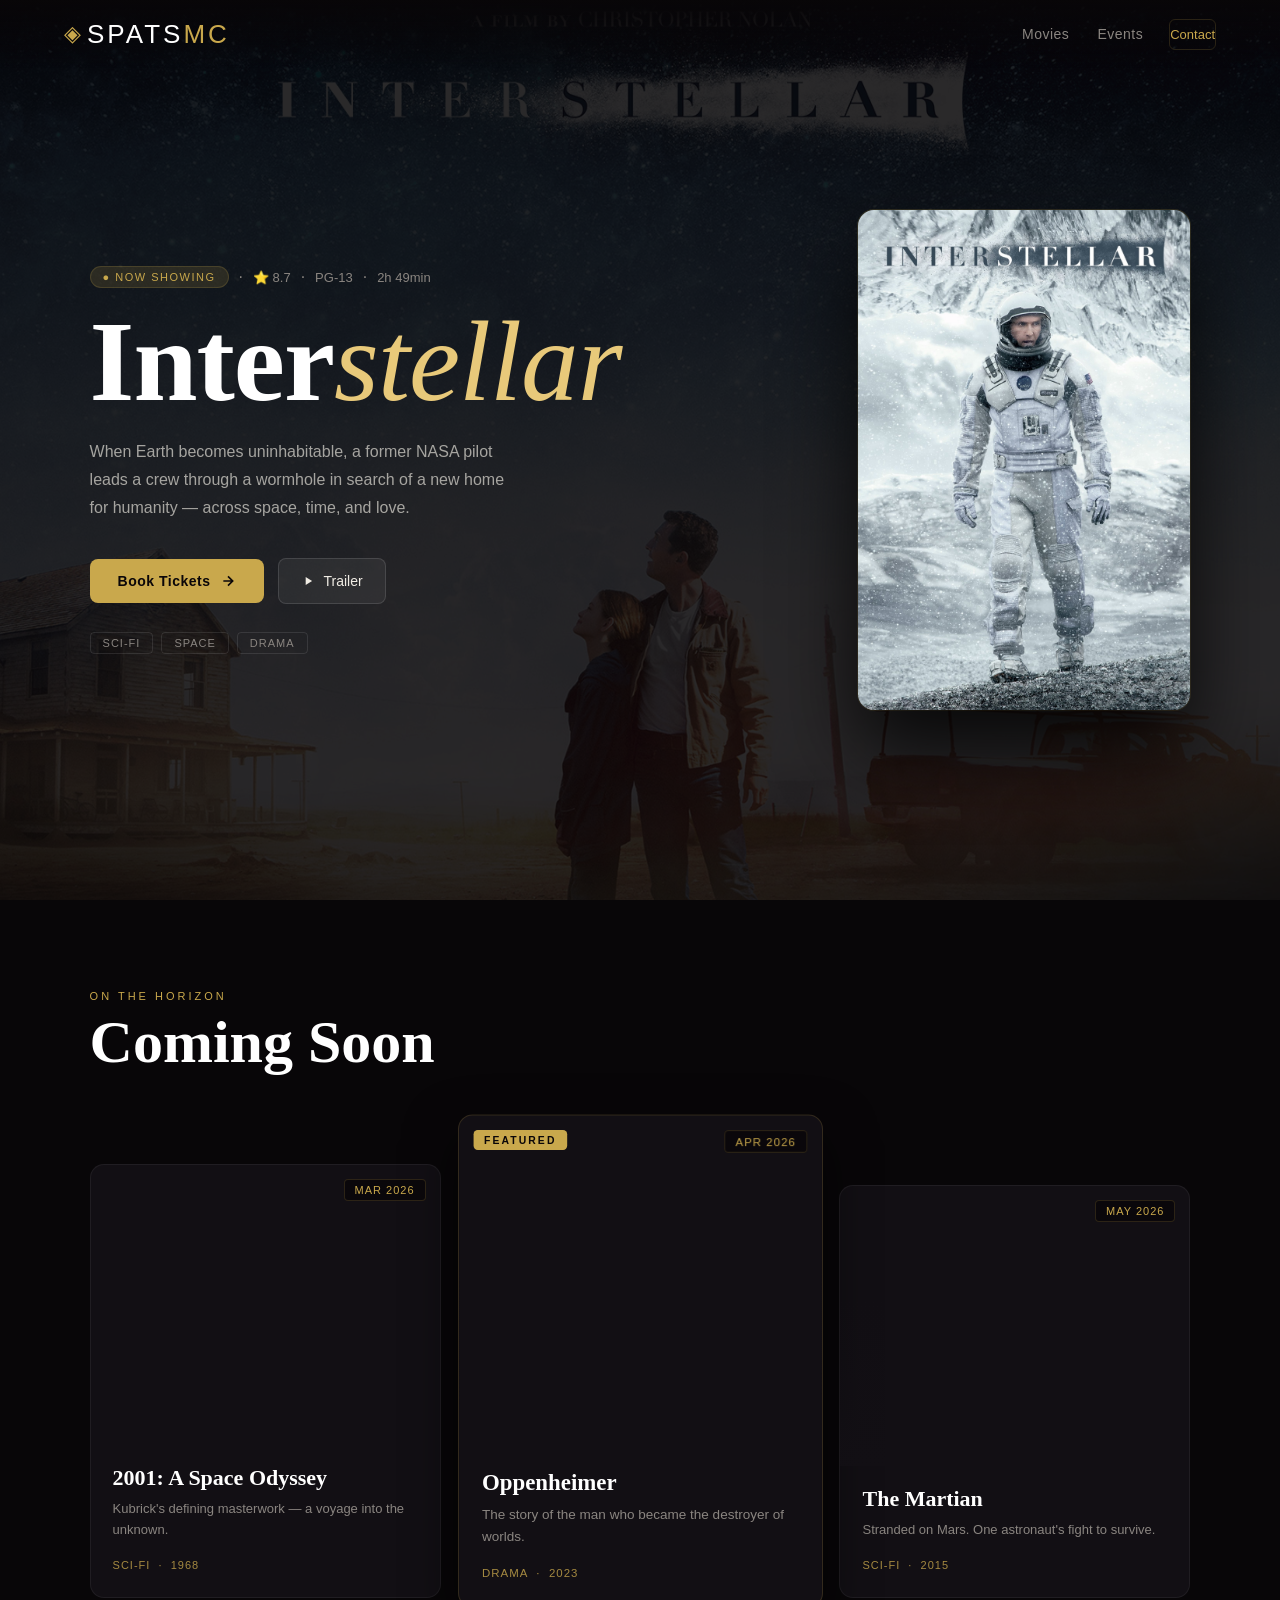
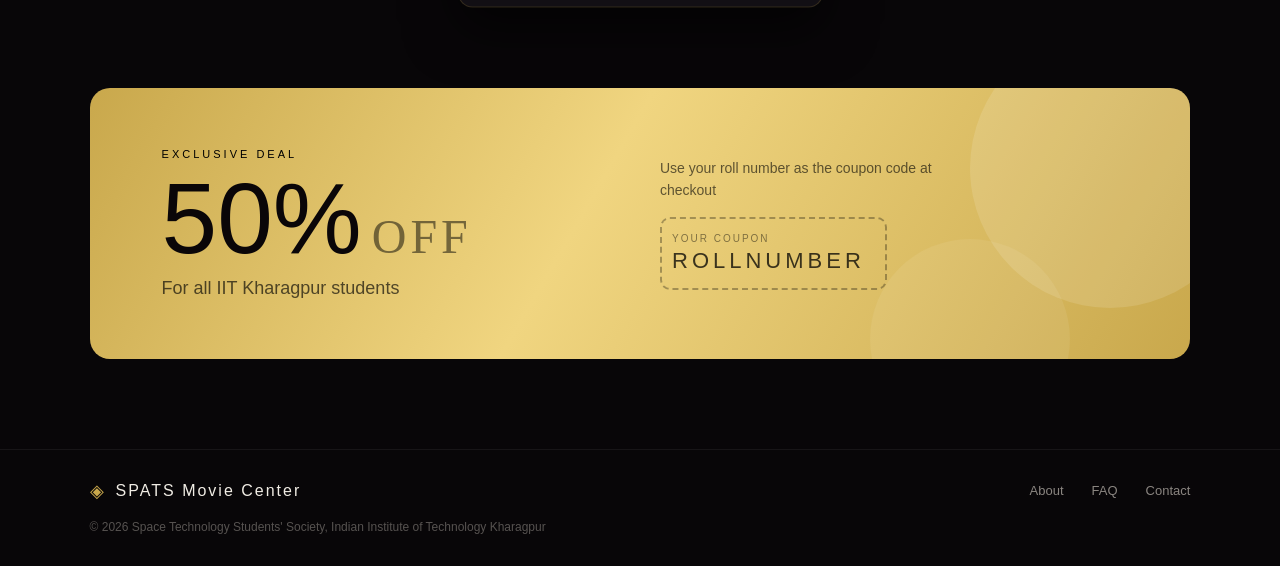
<file: index.html>
<!DOCTYPE html>
<html lang="en">
<head>
    <meta charset="UTF-8">
    <meta name="description" content="SPATS Movie Center">
    <meta name="viewport" content="width=device-width,initial-scale=1.0">
    <title>SPATS Movie Center</title>
    <link rel="stylesheet" href="index.css">
</head>
<body>
    <header class="header" id="header">
        <a href="index2.html" class="logo">
            <span class="logo-icon">◈</span>
            <span class="logo-text">SPATS<em>MC</em></span>
        </a>
        <nav class="nav">
            <a href="#" class="nav-link">Movies</a>
            <a href="#" class="nav-link">Events</a>
            <a href="mailto:dhairyadubey567@gmail.com" class="nav-cta">Contact</a>
        </nav>
    </header>

    <section class="hero">
        <div class="hero-bg">
            <img src="background image.jpg" alt="" class="hero-bg-img">
        </div>

        <div class="hero-content">
            <div class="hero-meta">
                <span class="badge">● Now Showing</span>
                <span class="dot-sep">·</span>
                <span class="meta-item">⭐ 8.7</span>
                <span class="dot-sep">·</span>
                <span class="meta-item">PG-13</span>
                <span class="dot-sep">·</span>
                <span class="meta-item">2h 49min</span>
            </div>
            <h1 class="hero-title">Inter<em>stellar</em></h1>
            <p class="hero-synopsis">When Earth becomes uninhabitable, a former NASA pilot leads a crew through a wormhole in search of a new home for humanity — across space, time, and love.</p>
            <div class="hero-actions">
                <a href="booking.html" class="btn-primary">
                    Book Tickets
                    <svg width="16" height="16" viewBox="0 0 24 24" fill="none" stroke="currentColor" stroke-width="2.5"><path d="M5 12h14M12 5l7 7-7 7"/></svg>
                </a>
                <a href="https://youtu.be/zSWdZVtXT7E?si=IjNlCBzVn42P5jB4">
                    <button class="btn-ghost" >
                        <svg width="14" height="14" viewBox="0 0 24 24" fill="currentColor"><path d="M8 5v14l11-7z"/></svg>
                        Trailer
                    </button>
                </a>
            </div>
            <div class="hero-tags">
                <span>Sci-Fi</span>
                <span>Space</span>
                <span>Drama</span>
            </div>
        </div>

        <div class="hero-poster">
            <a href="booking.html">
                <div class="poster-wrap">
                    <img src="hero-image.jpg" alt="Interstellar" class="poster-img">
                   
                </div>
            </a>
        </div>

    </section>

    <section class="upcoming">
        <div class="section-header">
            <p class="hint">On the Horizon</p>
            <h2 class="section-title">Coming Soon</h2>
        </div>
        <div class="cards-grid">
            <article class="movie-card">
                <div class="card-img a-2001">
                    <div class="card-date">Mar 2026</div>
                </div>
                <div class="card-body">
                    <h3>2001: A Space Odyssey</h3>
                    <p>Kubrick's defining masterwork — a voyage into the unknown.</p>
                    <span class="card-genre">Sci-Fi &nbsp;·&nbsp; 1968</span>
                </div>
            </article>
            <article class="movie-card featured-card">
                <div class="card-img Oppenheimer">
                    <div class="card-date">Apr 2026</div>
                    <div class="featured-tag">Featured</div>
                </div>
                <div class="card-body">
                    <h3>Oppenheimer</h3>
                    <p>The story of the man who became the destroyer of worlds.</p>
                    <span class="card-genre">Drama &nbsp;·&nbsp; 2023</span>
                </div>
            </article>
            <article class="movie-card">
                <div class="card-img Martian">
                    <div class="card-date">May 2026</div>
                </div>
                <div class="card-body">
                    <h3>The Martian</h3>
                    <p>Stranded on Mars. One astronaut's fight to survive.</p>
                    <span class="card-genre">Sci-Fi &nbsp;·&nbsp; 2015</span>
                </div>
            </article>
        </div>
    </section>

    <section class="offer-banner">
        <div class="offer-inner">
            <div class="offer-left">
                <p class="hint" style="color:black">Exclusive Deal</p>
                <div class="offer-headline">
                    <span class="offer-pct">50%</span>
                    <span class="offer-off">OFF</span>
                </div>
                <p class="offer-sub">For all IIT Kharagpur students</p>
            </div>
            <div class="offer-right">
                <p class="offer-instruction">Use your roll number as the coupon code at checkout</p>
                <div class="coupon-box">
                    <span class="coupon-label">Your Coupon</span>
                    <span class="coupon-value">ROLLNUMBER</span>
                </div>
            </div>
        </div>
    </section>

    <footer class="footer">
        <div class="footer-inner">
            <div class="footer-brand">
                <span class="logo-icon">◈</span>
                <span>SPATS Movie Center</span>
            </div>
            <nav class="footer-nav">
                <a href="#">About</a>
                <a href="#">FAQ</a>
                <a href="mailto:dhairyadubey567@gmail.com">Contact</a>
            </nav>
            <p class="copyright">© 2026 Space Technology Students' Society, Indian Institute of Technology Kharagpur</p>
        </div>
    </footer>

    <script src="index-script.js"></script>
</body>
</html>
</file>
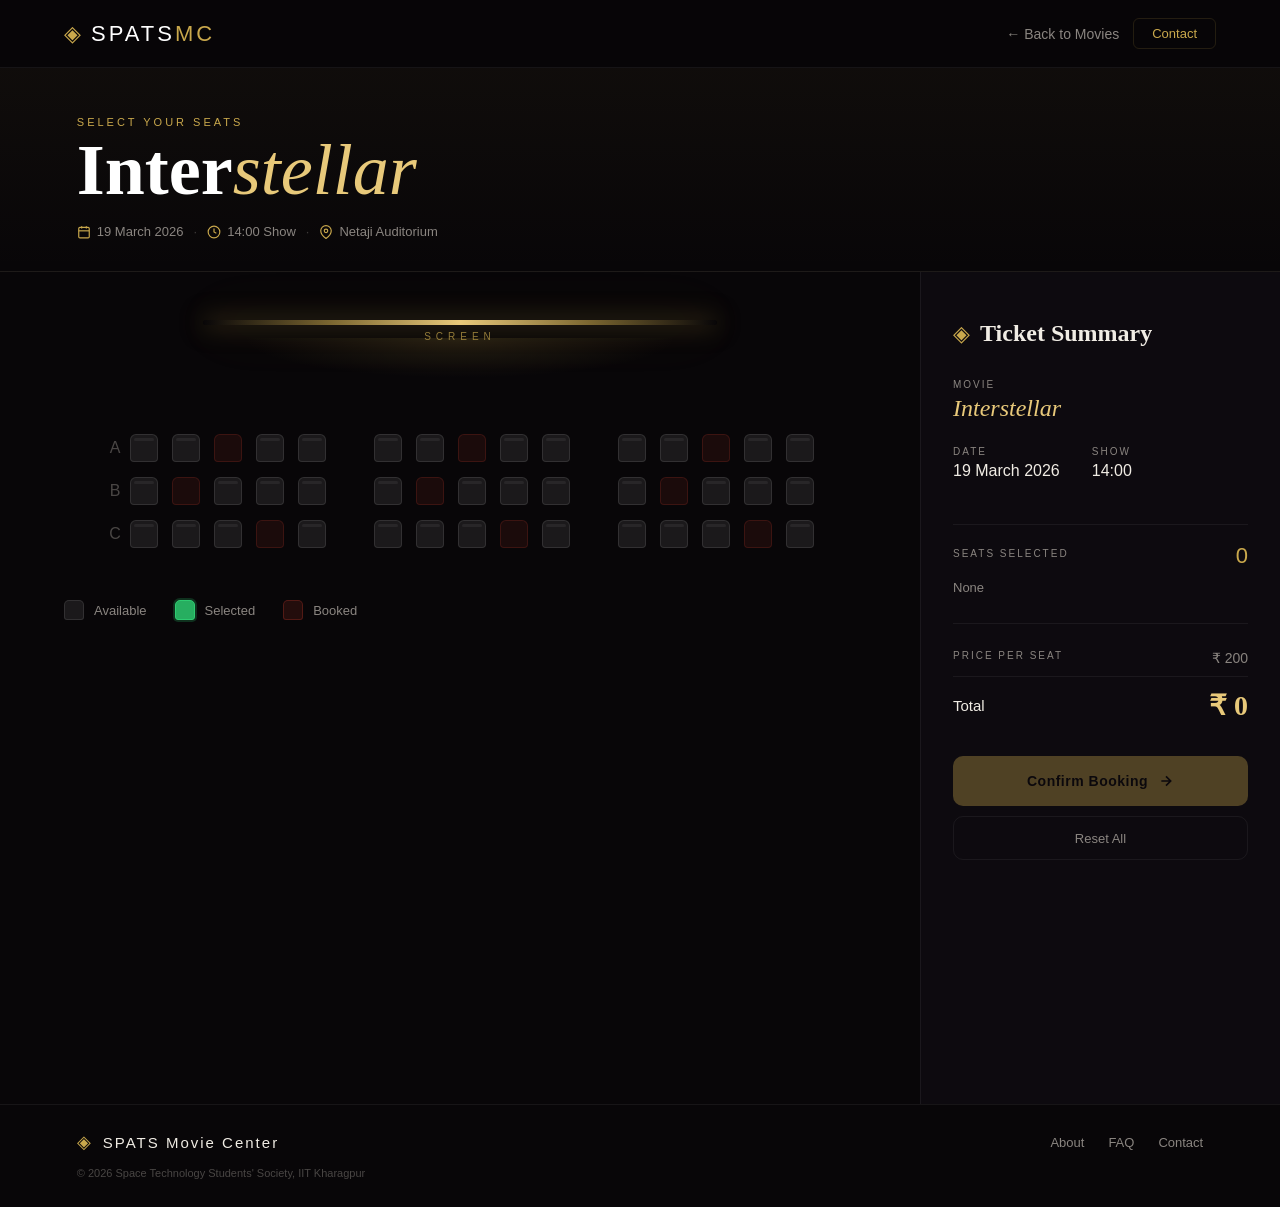
<file: booking.html>
<!DOCTYPE html>
<html lang="en">
<head>
    <meta charset="UTF-8">
    <meta name="description" content="SPATS Movie Center">
    <meta name="viewport" content="width=device-width,initial-scale=1.0">
    <title>Book Tickets — SPATS Movie Center</title>
    <link rel="stylesheet" href="booking.css">
</head>
<body>
    <header class="header" id="header">
        <a href="index2.html" class="logo">
            <span class="logo-icon">◈</span>
            <span class="logo-text">SPATS<em>MC</em></span>
        </a>
        <nav class="nav">
            <a href="index2.html" class="nav-link">← Back to Movies</a>
            <a href="mailto:dhairyadubey567@gmail.com" class="nav-cta">Contact</a>
        </nav>
    </header>

    <main class="booking-page">
        <div class="page-title">
            <p class="eyebrow">Select Your Seats</p>
            <h1 class="page-heading">Inter<em>stellar</em></h1>
            <div class="show-info">
                <span>
                    <svg width="14" height="14" viewBox="0 0 24 24" fill="none" stroke="currentColor" stroke-width="2"><rect x="3" y="4" width="18" height="18" rx="2"/><line x1="16" y1="2" x2="16" y2="6"/><line x1="8" y1="2" x2="8" y2="6"/><line x1="3" y1="10" x2="21" y2="10"/></svg>
                    19 March 2026
                </span>
                <span class="sep">·</span>
                <span>
                    <svg width="14" height="14" viewBox="0 0 24 24" fill="none" stroke="currentColor" stroke-width="2"><circle cx="12" cy="12" r="10"/><polyline points="12 6 12 12 16 14"/></svg>
                    14:00 Show
                </span>
                <span class="sep">·</span>
                <span>
                    <svg width="14" height="14" viewBox="0 0 24 24" fill="none" stroke="currentColor" stroke-width="2"><path d="M21 10c0 7-9 13-9 13s-9-6-9-13a9 9 0 0118 0z"/><circle cx="12" cy="10" r="3"/></svg>
                    Netaji Auditorium 
                </span>
            </div>
        </div>

        <div class="booking-layout">

            <div class="seat-area">
                <div class="screen-wrap">
                    <div class="screen-bar"></div>
                    <p class="screen-label">SCREEN</p>
                    <div class="screen-glow"></div>
                </div>

                <div class="seats-container">
                    <div class="row-group">
                        <span class="row-label">A</span>
                        <div class="row-seats">
                            <div class="seat-cluster">
                                <div class="seat" data-seat="A1"></div>
                                <div class="seat" data-seat="A2"></div>
                                <div class="seat booked" data-seat="A3"></div>
                                <div class="seat" data-seat="A4"></div>
                                <div class="seat" data-seat="A5"></div>
                            </div>
                            <div class="seat-cluster">
                                <div class="seat" data-seat="A6"></div>
                                <div class="seat" data-seat="A7"></div>
                                <div class="seat booked" data-seat="A8"></div>
                                <div class="seat" data-seat="A9"></div>
                                <div class="seat" data-seat="A10"></div>
                            </div>
                            <div class="seat-cluster">
                                <div class="seat" data-seat="A11"></div>
                                <div class="seat" data-seat="A12"></div>
                                <div class="seat booked" data-seat="A13"></div>
                                <div class="seat" data-seat="A14"></div>
                                <div class="seat" data-seat="A15"></div>
                            </div>
                        </div>
                    </div>

                    <div class="row-group">
                        <span class="row-label">B</span>
                        <div class="row-seats">
                            <div class="seat-cluster">
                                <div class="seat" data-seat="B1"></div>
                                <div class="seat booked" data-seat="B2"></div>
                                <div class="seat" data-seat="B3"></div>
                                <div class="seat" data-seat="B4"></div>
                                <div class="seat" data-seat="B5"></div>
                            </div>
                            <div class="seat-cluster">
                                <div class="seat" data-seat="B6"></div>
                                <div class="seat booked" data-seat="B7"></div>
                                <div class="seat" data-seat="B8"></div>
                                <div class="seat" data-seat="B9"></div>
                                <div class="seat" data-seat="B10"></div>
                            </div>
                            <div class="seat-cluster">
                                <div class="seat" data-seat="B11"></div>
                                <div class="seat booked" data-seat="B12"></div>
                                <div class="seat" data-seat="B13"></div>
                                <div class="seat" data-seat="B14"></div>
                                <div class="seat" data-seat="B15"></div>
                            </div>
                        </div>
                    </div>

                    <div class="row-group">
                        <span class="row-label">C</span>
                        <div class="row-seats">
                            <div class="seat-cluster">
                                <div class="seat" data-seat="C1"></div>
                                <div class="seat" data-seat="C2"></div>
                                <div class="seat" data-seat="C3"></div>
                                <div class="seat booked" data-seat="C4"></div>
                                <div class="seat" data-seat="C5"></div>
                            </div>
                            <div class="seat-cluster">
                                <div class="seat" data-seat="C6"></div>
                                <div class="seat" data-seat="C7"></div>
                                <div class="seat" data-seat="C8"></div>
                                <div class="seat booked" data-seat="C9"></div>
                                <div class="seat" data-seat="C10"></div>
                            </div>
                            <div class="seat-cluster">
                                <div class="seat" data-seat="C11"></div>
                                <div class="seat" data-seat="C12"></div>
                                <div class="seat" data-seat="C13"></div>
                                <div class="seat booked" data-seat="C14"></div>
                                <div class="seat" data-seat="C15"></div>
                            </div>
                        </div>
                    </div>
                </div>

                <div class="legend">
                    <div class="legend-item">
                        <div class="legend-seat available"></div>
                        <span>Available</span>
                    </div>
                    <div class="legend-item">
                        <div class="legend-seat selected-demo"></div>
                        <span>Selected</span>
                    </div>
                    <div class="legend-item">
                        <div class="legend-seat booked-demo"></div>
                        <span>Booked</span>
                    </div>
                </div>

            </div>


            <aside class="summary-panel">
                <div class="summary-header">
                    <span class="logo-icon" style="color:var(--gold)">◈</span>
                    <h2>Ticket Summary</h2>
                </div>

                <div class="summary-movie">
                    <p class="summary-label">Movie</p>
                    <p class="summary-value movie-name">Interstellar</p>
                </div>

                <div class="summary-row">
                    <div>
                        <p class="summary-label">Date</p>
                        <p class="summary-value">19 March 2026</p>
                    </div>
                    <div>
                        <p class="summary-label">Show</p>
                        <p class="summary-value">14:00</p>
                    </div>
                </div>

                <div class="summary-divider"></div>

                <div class="summary-seats-info">
                    <div class="seats-count-row">
                        <span class="summary-label">Seats Selected</span>
                        <span class="seats-badge" id="seatCount">0</span>
                    </div>
                    <p class="selected-seats-list" id="selectedSeats">None</p>
                </div>

                <div class="summary-divider"></div>

                <div class="price-row">
                    <span class="summary-label">Price per seat</span>
                    <span>₹ 200</span>
                </div>
                <div class="price-row total-row">
                    <span>Total</span>
                    <span class="total-amount">₹ <span id="totalPrice">0</span></span>
                </div>

                <button class="confirm-btn" id="confirmBtn" disabled>
                    Confirm Booking
                    <svg width="16" height="16" viewBox="0 0 24 24" fill="none" stroke="currentColor" stroke-width="2.5"><path d="M5 12h14M12 5l7 7-7 7"/></svg>
                </button>
                <button class="reset-btn" id="resetBtn">Reset All</button>
            </aside>

        </div>
    </main>

    <footer class="footer">
        <div class="footer-inner">
            <div class="footer-brand">
                <span class="logo-icon">◈</span>
                <span>SPATS Movie Center</span>
            </div>
            <nav class="footer-nav">
                <a href="#">About</a>
                <a href="#">FAQ</a>
                <a href="mailto:dhairyadubey567@gmail.com">Contact</a>
            </nav>
            <p class="copyright">© 2026 Space Technology Students' Society, IIT Kharagpur</p>
        </div>
    </footer>

    <script src="script.js"></script>
    <script>
        // Header scroll
        
    </script>
</body>
</html>
</file>
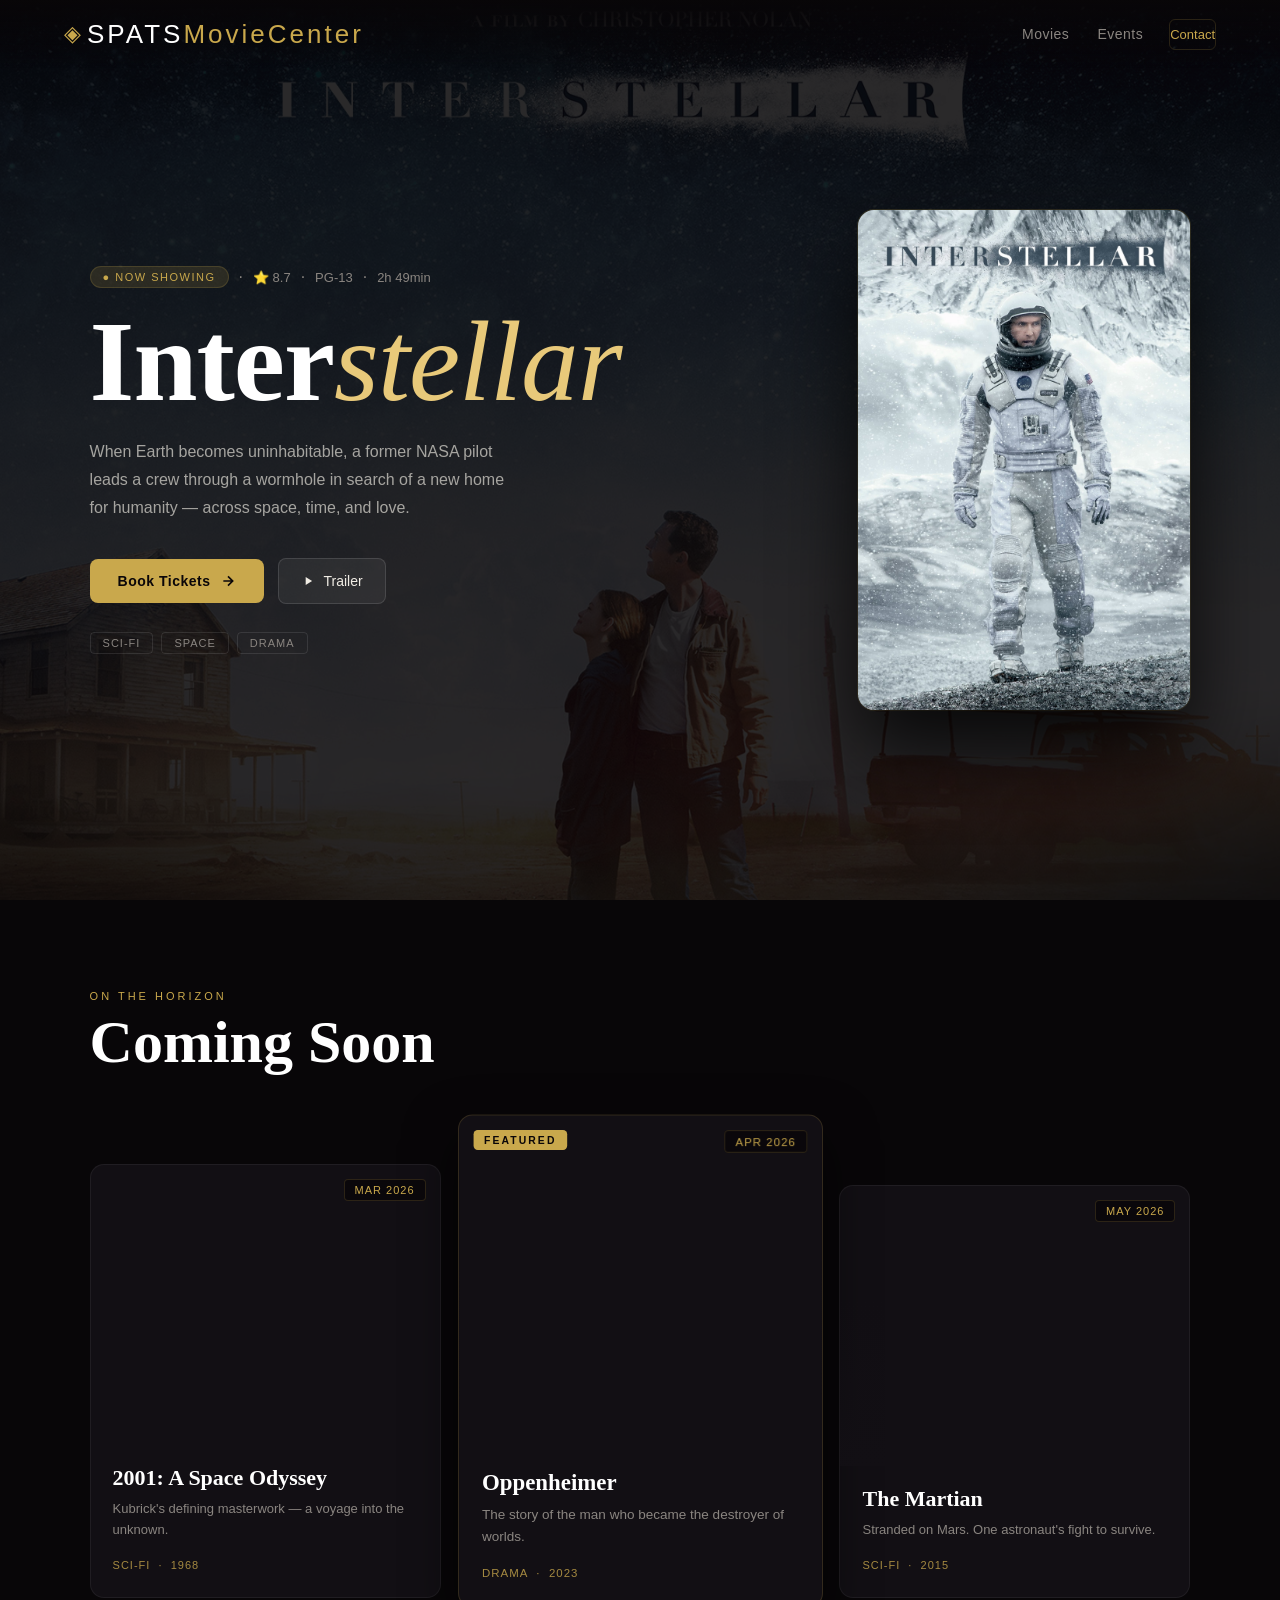
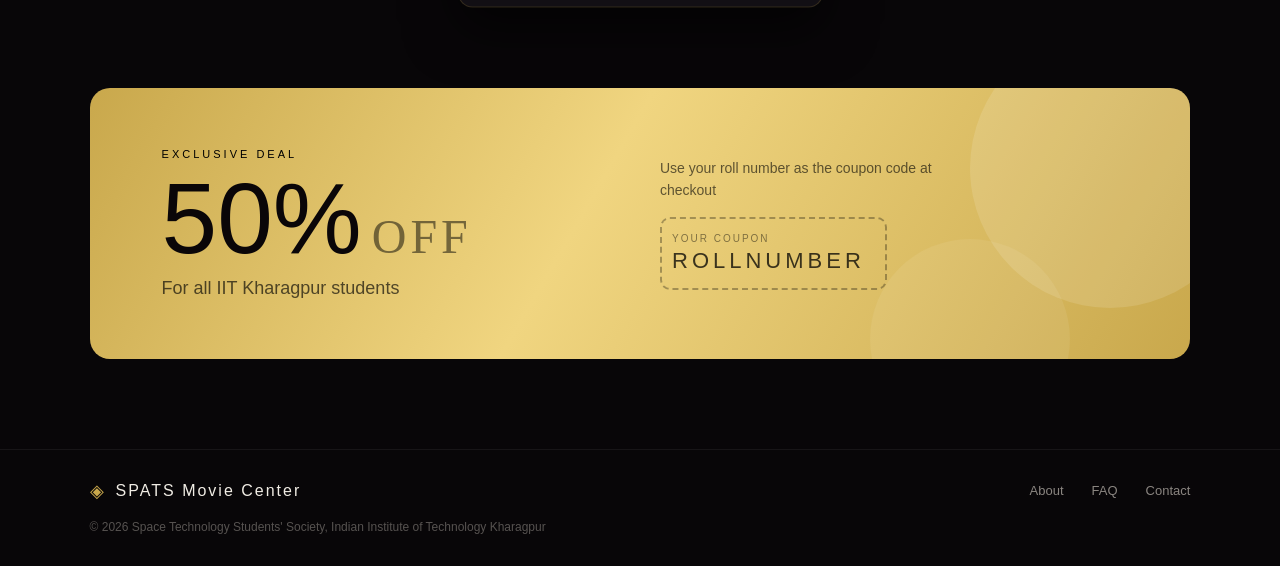
<file: index2.html>
<!DOCTYPE html>
<html lang="en">
<head>
    <meta charset="UTF-8">
    <meta name="description" content="SPATS Movie Center">
    <title>SPATS Movie Center</title>
    <link rel="stylesheet" href="index.css">
</head>
<body>
    <header class="header" id="header">
        <a href="index2.html" class="logo">
            <span class="logo-icon">◈</span>
            <span class="logo-text">SPATS<em>MovieCenter</em></span>
        </a>
        <nav class="nav">
            <a href="#" class="nav-link">Movies</a>
            <a href="#" class="nav-link">Events</a>
            <a href="mailto:dhairyadubey567@gmail.com" class="nav-cta">Contact</a>
        </nav>
    </header>

    <section class="hero">
        <div class="hero-bg">
            <img src="background image.jpg" alt="" class="hero-bg-img">
        </div>

        <div class="hero-content">
            <div class="hero-meta">
                <span class="badge">● Now Showing</span>
                <span class="dot-sep">·</span>
                <span class="meta-item">⭐ 8.7</span>
                <span class="dot-sep">·</span>
                <span class="meta-item">PG-13</span>
                <span class="dot-sep">·</span>
                <span class="meta-item">2h 49min</span>
            </div>
            <h1 class="hero-title">Inter<em>stellar</em></h1>
            <p class="hero-synopsis">When Earth becomes uninhabitable, a former NASA pilot leads a crew through a wormhole in search of a new home for humanity — across space, time, and love.</p>
            <div class="hero-actions">
                <a href="booking.html" class="btn-primary">
                    Book Tickets
                    <svg width="16" height="16" viewBox="0 0 24 24" fill="none" stroke="currentColor" stroke-width="2.5"><path d="M5 12h14M12 5l7 7-7 7"/></svg>
                </a>
                <a href="https://youtu.be/zSWdZVtXT7E?si=IjNlCBzVn42P5jB4">
                    <button class="btn-ghost" >
                    <svg width="14" height="14" viewBox="0 0 24 24" fill="currentColor"><path d="M8 5v14l11-7z"/></svg>
                    Trailer
                    </button>
                </a>
            </div>
            <div class="hero-tags">
                <span>Sci-Fi</span>
                <span>Space</span>
                <span>Drama</span>
            </div>
        </div>

        <div class="hero-poster">
            <a href="booking.html">
                <div class="poster-wrap">
                    <img src="hero-image.jpg" alt="Interstellar" class="poster-img">
                   
                </div>
            </a>
        </div>

    </section>

    <section class="upcoming">
        <div class="section-header">
            <p class="hint">On the Horizon</p>
            <h2 class="section-title">Coming Soon</h2>
        </div>
        <div class="cards-grid">
            <article class="movie-card">
                <div class="card-img a-2001">
                    <div class="card-date">Mar 2026</div>
                </div>
                <div class="card-body">
                    <h3>2001: A Space Odyssey</h3>
                    <p>Kubrick's defining masterwork — a voyage into the unknown.</p>
                    <span class="card-genre">Sci-Fi &nbsp;·&nbsp; 1968</span>
                </div>
            </article>
            <article class="movie-card featured-card">
                <div class="card-img Oppenheimer">
                    <div class="card-date">Apr 2026</div>
                    <div class="featured-tag">Featured</div>
                </div>
                <div class="card-body">
                    <h3>Oppenheimer</h3>
                    <p>The story of the man who became the destroyer of worlds.</p>
                    <span class="card-genre">Drama &nbsp;·&nbsp; 2023</span>
                </div>
            </article>
            <article class="movie-card">
                <div class="card-img Martian">
                    <div class="card-date">May 2026</div>
                </div>
                <div class="card-body">
                    <h3>The Martian</h3>
                    <p>Stranded on Mars. One astronaut's fight to survive.</p>
                    <span class="card-genre">Sci-Fi &nbsp;·&nbsp; 2015</span>
                </div>
            </article>
        </div>
    </section>

    <section class="offer-banner">
        <div class="offer-inner">
            <div class="offer-left">
                <p class="hint" style="color:black">Exclusive Deal</p>
                <div class="offer-headline">
                    <span class="offer-pct">50%</span>
                    <span class="offer-off">OFF</span>
                </div>
                <p class="offer-sub">For all IIT Kharagpur students</p>
            </div>
            <div class="offer-right">
                <p class="offer-instruction">Use your roll number as the coupon code at checkout</p>
                <div class="coupon-box">
                    <span class="coupon-label">Your Coupon</span>
                    <span class="coupon-value">ROLLNUMBER</span>
                </div>
            </div>
        </div>
    </section>

    <footer class="footer">
        <div class="footer-inner">
            <div class="footer-brand">
                <span class="logo-icon">◈</span>
                <span>SPATS Movie Center</span>
            </div>
            <nav class="footer-nav">
                <a href="#">About</a>
                <a href="#">FAQ</a>
                <a href="mailto:dhairyadubey567@gmail.com">Contact</a>
            </nav>
            <p class="copyright">© 2026 Space Technology Students' Society, Indian Institute of Technology Kharagpur</p>
        </div>
    </footer>

    <script src="index-script.js"></script>
</body>
</html>
</file>
<file: index.css>
:root {
    --bg:        #080608;
    --bg-2:      #0e0b0f;
    --bg-card:   #120f14;
    --gold:      #c9a84c;
    --gold-lt:   #e8c97a;
    --gold-dim:  rgba(201,168,76,0.15);
    --text:      #f0ece4;
    --text-muted:#8a8580;
    --border:    rgba(201,168,76,0.18);
    --white:     #fff;
    --radius:    14px;
    --transition: 0.35s cubic-bezier(0.16,1,0.3,1);
}

*, *::before, *::after { margin:0; padding:0; box-sizing:border-box; }

html { scroll-behavior: smooth; }

body {
    background: var(--bg);
    font-family: 'DM Sans', sans-serif;
    color: var(--text);
    overflow-x: hidden;
}

.header {
    position: fixed;
    top: 0; left: 0; right: 0;
    z-index: 500;
    display: flex;
    align-items: center;
    justify-content: space-between;
    padding: 0 clamp(0px,5vw,72px);
    height: 68px;
    background: linear-gradient(180deg, rgba(8,6,8,0.98) 0%, rgba(8,6,8,0.0) 100%);
    transition: background var(--transition), backdrop-filter var(--transition);
}
.header.scrolled {
    background: rgba(8,6,8,0.96);
    backdrop-filter: blur(14px);
    border-bottom: 1px solid var(--border);
}

.logo {
    display: flex;
    align-items: center;
    gap: 6px;
    text-decoration: none;
    color: var(--text);
}
.logo-icon {
    font-size: 22px;
    color: var(--gold);
    line-height: 1;
}
.logo-text {
    font-family: sans-serif;
    font-size: clamp(16px,3vw,26px);
    letter-spacing: 3px;
    color: var(--white);
    margin-right: 2px;
}
.logo-text em {
    font-style: normal;
    color: var(--gold);
}

.nav {
    display: flex;
    align-items: center;
    gap: 8px;
}
.nav-link {
    text-decoration: none;
    color: var(--text-muted);
    font-size: 14px;
    font-weight: 400;
    letter-spacing: 0.5px;
    padding: 6px clamp(2px,2vw,10px);
    border-radius: 6px;
    transition: color var(--transition);
}
.nav-link:hover { color: var(--text); }
.nav-cta {
    text-decoration: none;
    font-size: 13px;
    font-weight: 500;
    color: var(--gold);
    border: 1px solid var(--border);
    padding: 7px 0px;
    border-radius: 6px;
    margin-left: 8px;
    transition: background var(--transition), color var(--transition);
}
.nav-cta:hover {
    background: var(--gold-dim);
    color: var(--gold-lt);
}

.hero {
    position: relative;
    min-height: 100svh;
    display: flex;
    align-items: center;
    justify-content: space-between;
    padding: 100px clamp(24px,7vw,96px) 80px;
    gap: 40px;
    overflow: hidden;
}
.hero-bg {
    position: absolute;
    inset: 0;
}
.hero-bg-img {
    width: 100%;
    height: 100%;
    object-fit: cover;
    object-position: center 20%;
    opacity: 0.14;
    transform: scale(1.05);
    transition: transform 8s ease;
}


.hero-content {
    position: relative;
    z-index: 2;
    flex: 1 1 480px;
    max-width: 580px;
    animation: fade-up 1s cubic-bezier(0.16,1,0.3,1) both;
}
@keyframes fade-up {
    from { opacity:0; transform:translateY(30px); }
    to   { opacity:1; transform:translateY(0); }
}

.hero-meta {
    display: flex;
    align-items: center;
    gap: 10px;
    margin-bottom: 20px;
    flex-wrap: wrap;
}
.badge {
    font-size: 11px;
    font-weight: 500;
    letter-spacing: 1.5px;
    text-transform: uppercase;
    color: var(--gold);
    background: var(--gold-dim);
    border: 1px solid var(--border);
    padding: 4px 12px;
    border-radius: 20px;
}
.dot-sep { color: var(--text-muted); font-size: 16px; }
.meta-item { font-size: 13px; color: var(--text-muted); }

.hero-title {
    font-family: 'Cormorant Garamond', serif;
    font-size: clamp(64px, 9vw, 120px);
    font-weight: 600;
    line-height: 0.92;
    letter-spacing: -1px;
    color: var(--white);
    margin-bottom: 24px;
}
.hero-title em {
    font-style: italic;
    font-weight: 300;
    color: var(--gold-lt);
}

.hero-synopsis {
    font-size: clamp(14px,1.6vw,16px);
    line-height: 1.75;
    color: rgba(240,236,228,0.65);
    max-width: 420px;
    margin-bottom: 36px;
}

.hero-actions {
    display: flex;
    align-items: center;
    gap: 14px;
    flex-wrap: wrap;
    margin-bottom: 28px;
}

.btn-primary {
    display: inline-flex;
    align-items: center;
    gap: 10px;
    text-decoration: none;
    background: var(--gold);
    color: #0a0608;
    font-size: 14px;
    font-weight: 600;
    letter-spacing: 0.5px;
    padding: 14px 28px;
    border-radius: 8px;
    transition: background var(--transition), transform var(--transition), box-shadow var(--transition);
    box-shadow: 0 0 0 rgba(201,168,76,0);
}
.btn-primary:hover {
    background: var(--gold-lt);
    transform: translateY(-2px);
    box-shadow: 0 12px 32px rgba(201,168,76,0.35);
}

.btn-ghost {
    display: inline-flex;
    align-items: center;
    gap: 8px;
    background: rgba(255,255,255,0.06);
    border: 1px solid rgba(255,255,255,0.12);
    color: var(--text);
    font-size: 14px;
    font-family: 'DM Sans', sans-serif;
    font-weight: 400;
    padding: 14px 22px;
    border-radius: 8px;
    cursor: pointer;
    transition: background var(--transition), border-color var(--transition);
}
.btn-ghost:hover {
    background: rgba(255,255,255,0.1);
    border-color: rgba(255,255,255,0.2);
}

.hero-tags {
    display: flex;
    gap: 8px;
    flex-wrap: wrap;
}
.hero-tags span {
    font-size: 11px;
    letter-spacing: 1px;
    text-transform: uppercase;
    color: var(--text-muted);
    border: 1px solid rgba(255,255,255,0.1);
    padding: 4px 12px;
    border-radius: 4px;
}


.hero-poster {
    position: relative;
    z-index: 2;
    flex: 0 0 auto;
    animation: fade-up 1.1s 0.15s cubic-bezier(0.16,1,0.3,1) both;
}
.hero-poster a { display: block; }
.poster-wrap {
    position: relative;
    border-radius: 16px;
    overflow: hidden;
    box-shadow: 0 40px 80px rgba(0,0,0,0.8), 0 0 0 1px rgba(201,168,76,0.2);
}
.poster-img {
    display: block;
    width: clamp(200px, 26vw, 360px);
    aspect-ratio: 2/3;
    object-fit: cover;
    transition: transform 0.6s ease;
}
.poster-wrap:hover .poster-img { transform: scale(1.03); }


.upcoming {
    padding: clamp(60px,10vh,120px) clamp(24px,7vw,96px);
    position: relative;
}

.section-header {
    margin-bottom: 52px;
}
.hint {
    font-size: 11px;
    letter-spacing: 3px;
    text-transform: uppercase;
    color: var(--gold);
    margin-bottom: 10px;
}
.section-title {
    font-family: 'Cormorant Garamond', serif;
    font-size: clamp(36px,5vw,60px);
    font-weight: 600;
    color: var(--white);
    line-height: 1;
}

.cards-grid {
    display: grid;
    grid-template-columns: repeat(3, 1fr);
    gap: 24px;
    align-items: end;
}

.movie-card {
    background: var(--bg-card);
    border: 1px solid rgba(255,255,255,0.06);
    border-radius: var(--radius);
    overflow: hidden;
    cursor: pointer;
    transition: transform var(--transition), box-shadow var(--transition), border-color var(--transition);
}
.movie-card:hover {
    transform: translateY(-6px);
    box-shadow: 0 24px 60px rgba(0,0,0,0.7);
    border-color: var(--border);
}

.featured-card {
    transform: scale(1.04);
    border-color: var(--border);
    box-shadow: 0 20px 50px rgba(0,0,0,0.6);
}
.featured-card:hover {
    transform: scale(1.04) translateY(-6px);
}

.card-img {
    position: relative;
    height: 280px;
    background-size: cover;
    background-position: center top;
    overflow: hidden;
}
.card-img::after {
    content: '';
    position: absolute;
    bottom: 0; left: 0; right: 0;
    height: 60%;
    background: linear-gradient(transparent, rgba(18,15,20,0.95));
}
.a-2001 {
    background-image: url(https://i.pinimg.com/originals/8b/ee/c3/8beec3eebb80ba4d758aa7ba9daf0739.jpg);
}
.Oppenheimer {
    background-image: url(https://c8.alamy.com/comp/2T2GNYE/oppenheimer-cillian-murphy-poster-2T2GNYE.jpg);
    height: 320px;
}
.Martian {
    background-image: url(https://tse2.mm.bing.net/th/id/OIP.RZXt0v5ZnYUtTtNdzAMvlQHaK-?rs=1&pid=ImgDetMain&o=7&rm=3);
}
.card-date {
    position: absolute;
    top: 14px; right: 14px;
    z-index: 2;
    font-size: 11px;
    letter-spacing: 1px;
    text-transform: uppercase;
    background: rgba(8,6,8,0.75);
    border: 1px solid var(--border);
    color: var(--gold);
    padding: 4px 10px;
    border-radius: 4px;
    backdrop-filter: blur(4px);
}
.featured-tag {
    position: absolute;
    top: 14px; left: 14px;
    z-index: 2;
    font-size: 10px;
    letter-spacing: 2px;
    text-transform: uppercase;
    background: var(--gold);
    color: #0a0608;
    font-weight: 700;
    padding: 4px 10px;
    border-radius: 4px;
}
.card-body {
    padding: 20px 22px 24px;
}
.card-body h3 {
    font-family:  serif;
    font-size: 22px;
    font-weight: 600;
    color: var(--white);
    margin-bottom: 8px;
    line-height: 1.2;
}
.card-body p {
    font-size: 13px;
    color: var(--text-muted);
    line-height: 1.6;
    margin-bottom: 14px;
}
.card-genre {
    font-size: 11px;
    letter-spacing: 1px;
    text-transform: uppercase;
    color: var(--gold);
    opacity: 0.8;
}

.offer-banner {
    margin: 0 clamp(24px,7vw,96px) clamp(60px,10vh,120px);
    border-radius: 20px;
    overflow: hidden;
    background: linear-gradient(120deg, #c9a84c 0%, #f0d580 45%, #c9a84c 100%);
    position: relative;
}
.offer-inner {
    display: flex;
    align-items: center;
    justify-content: space-between;
    padding: clamp(36px,5vw,60px) clamp(32px,6vw,72px);
    gap: 40px;
    flex-wrap: wrap;
    position: relative;
    z-index: 2;
}
.offer-left { flex: 1; min-width: 200px; }
.offer-left .hint { color: rgba(0,0,0,0.5); margin-bottom: 8px; }
.offer-headline {
    display: flex;
    align-items: baseline;
    gap: 10px;
    line-height: 1;
    margin-bottom: 10px;
}
.offer-pct {
    font-family: 'Bebas Neue', sans-serif;
    font-size: clamp(64px,10vw,100px);
    color: #0a0608;
    line-height: 1;
}
.offer-off {
    font-family: 'Cormorant Garamond', serif;
    font-size: clamp(28px,4vw,48px);
    font-weight: 300;
    color: rgba(0,0,0,0.5);
    letter-spacing: 4px;
}
.offer-sub {
    font-size: clamp(14px,2vw,18px);
    color: rgba(0,0,0,0.65);
    font-weight: 400;
}

.offer-right {
    flex: 1;
    min-width: 220px;
    display: flex;
    flex-direction: column;
    align-items: flex-start;
    gap: 16px;
}
.offer-instruction {
    font-size: 14px;
    color: rgba(0,0,0,0.6);
    max-width: 280px;
    line-height: 1.6;
}
.coupon-box {
    border: 2px dashed rgba(0,0,0,0.3);
    border-radius: 10px;
    padding: 14px 20px 14px 10px;
    display: flex;
    flex-direction: column;
    gap: 4px;
}
.coupon-label {
    font-size: 10px;
    letter-spacing: 2px;
    text-transform: uppercase;
    color: rgba(0,0,0,0.45);
}
.coupon-value {
    font-family: 'Bebas Neue', sans-serif;
    font-size: 22px;
    letter-spacing: 4px;
    color: rgba(0,0,0,0.75);
}

/* decorative shape */
.offer-banner::before {
    content: '';
    position: absolute;
    top: -60px; right: -60px;
    width: 280px;
    height: 280px;
    border-radius: 50%;
    background: rgba(255,255,255,0.12);
    pointer-events: none;
}
.offer-banner::after {
    content: '';
    position: absolute;
    bottom: -80px; right: 120px;
    width: 200px;
    height: 200px;
    border-radius: 50%;
    background: rgba(255,255,255,0.07);
    pointer-events: none;
}

.footer {
    border-top: 1px solid rgba(255,255,255,0.06);
    padding: 32px clamp(24px,7vw,96px);
}
.footer-inner {
    display: flex;
    align-items: center;
    justify-content: space-between;
    flex-wrap: wrap;
    gap: 20px;
}
.footer-brand {
    display: flex;
    align-items: center;
    gap: 10px;
    font-family: 'Bebas Neue', sans-serif;
    font-size: 16px;
    letter-spacing: 2px;
    color: var(--text);
}
.footer-brand .logo-icon { color: var(--gold); font-size: 18px; }
.footer-nav {
    display: flex;
    gap: 28px;
    flex-wrap: wrap;
}
.footer-nav a {
    text-decoration: none;
    font-size: 13px;
    color: var(--text-muted);
    transition: color 0.2s;
}
.footer-nav a:hover { color: var(--gold); }
.copyright {
    font-size: 12px;
    color: rgba(138,133,128,0.6);
    width: 100%;
}


@media (max-width: 1000px) {
    .hero {
        flex-direction: column;
        justify-content: flex-end;
        padding-bottom: 60px;
    }
    .hero-content {
        max-width: 100%;
        order: 2;
    }
    .hero-poster {
        order: 1;
        max-width: 100%;
    }
    .hero-bg-img { opacity: 0.22; }
    .cards-grid {
        display: flex;
        flex-direction: column;
        align-items: center;
        justify-content: center;
    }
}

@media (max-width: 920px) {
    .cards-grid { max-width: 100%; }
    .offer-inner {
        flex-direction: column;
        gap: 24px;
    }
    .offer-right { width: 100%; }
    .footer-inner { flex-direction: column; align-items: flex-start; gap: 16px; }
    .footer-nav { gap: 18px; }
}
    

@media (max-width: 480px) {
    .hero-title { font-size: 56px; }
    .hero-actions { flex-direction: column;  }
    .btn-primary, .btn-ghost { width: 100%; justify-content: center; }
    .nav{
        gap: 0px;
    }
}
</file>
<file: booking.css>
/* ─────────────────────────────────────────
   SPATS MOVIE CENTER — booking.css
   Aesthetic: Cinematic Luxury Dark
───────────────────────────────────────── */

:root {
    --bg:        #080608;
    --bg-2:      #0e0b0f;
    --bg-card:   #100d12;
    --bg-panel:  #0d0a0f;
    --gold:      #c9a84c;
    --gold-lt:   #e8c97a;
    --gold-dim:  rgba(201,168,76,0.12);
    --red:       #c0392b;
    --red-dim:   rgba(192,57,43,0.15);
    --green:     #27ae60;
    --text:      #f0ece4;
    --text-muted:#8a8580;
    --border:    rgba(201,168,76,0.15);
    --border-sub:rgba(255,255,255,0.06);
    --radius:    12px;
    --transition: 0.3s cubic-bezier(0.16,1,0.3,1);
}

*, *::before, *::after { margin:0; padding:0; box-sizing:border-box; }
html { scroll-behavior: smooth; }
body {
    background: var(--bg);
    font-family: 'DM Sans', sans-serif;
    color: var(--text);
    overflow-x: hidden;
    -webkit-font-smoothing: antialiased;
}


.header {
    position: fixed;
    top: 0; left: 0; right: 0;
    z-index: 500;
    display: flex;
    align-items: center;
    justify-content: space-between;
    padding: 0 clamp(20px,5vw,72px);
    height: 68px;
    background: rgba(8,6,8,0.9);
    backdrop-filter: blur(12px);
    border-bottom: 1px solid var(--border-sub);
    transition: border-color var(--transition);
}
.header.scrolled { border-bottom-color: var(--border); }

.logo {
    display: flex; align-items: center; gap: 10px;
    text-decoration: none; color: var(--text);
}
.logo-icon { font-size: 22px; color: var(--gold); line-height:1; }
.logo-text {
    font-family: 'Bebas Neue', sans-serif;
    font-size: 22px; letter-spacing: 3px; color: #fff;
    padding-right: 12px;
}
.logo-text em { font-style: normal; color: var(--gold); }

.nav { display: flex; align-items: center; gap: 6px; }
.nav-link {
    text-decoration: none; color: var(--text-muted);
    font-size: 14px; padding: 6px 0px; border-radius: 6px;
    transition: color var(--transition);
}
.nav-link:hover { color: var(--text); }
.nav-cta {
    text-decoration: none; font-size: 13px; font-weight: 500;
    color: var(--gold); border: 1px solid var(--border);
    padding: 7px 18px; border-radius: 6px; margin-left: 8px;
    transition: background var(--transition);
}
.nav-cta:hover { background: var(--gold-dim); }


.booking-page {
    padding-top: 68px;
    min-height: 100vh;
}

.page-title {
    padding: 48px clamp(24px,6vw,80px) 32px;
    border-bottom: 1px solid var(--border-sub);
    background: linear-gradient(180deg, rgba(201,168,76,0.04) 0%, transparent 100%);
}
.eyebrow {
    font-size: 11px; letter-spacing: 3px;
    text-transform: uppercase; color: var(--gold);
    margin-bottom: 8px;
}
.page-heading {
    font-family: 'Cormorant Garamond', serif;
    font-size: clamp(40px,6vw,72px);
    font-weight: 600; color: #fff;
    line-height: 0.95; margin-bottom: 20px;
}
.page-heading em { font-style: italic; font-weight: 300; color: var(--gold-lt); }

.show-info {
    display: flex; align-items: center; gap: 10px;
    flex-wrap: wrap;
}
.show-info span {
    display: flex; align-items: center; gap: 6px;
    font-size: 13px; color: var(--text-muted);
}
.show-info svg { color: var(--gold); flex-shrink: 0; }
.sep { color: var(--text-muted); opacity: 0.4; }


.booking-layout {
    display: flex;
    align-items: flex-start;
    gap: 0;
    padding: 0;
}

.seat-area {
    flex: 1 1 0;
    padding: 48px clamp(24px,5vw,72px) 60px;
    overflow-x: auto;
}

.screen-wrap {
    display: flex;
    flex-direction: column;
    align-items: center;
    margin-bottom: 56px;
    gap: 0;
    position: relative;
}
.screen-bar {
    width: clamp(240px, 65%, 520px);
    height: 5px;
    background: linear-gradient(to right, transparent, rgba(201,168,76,0.6), #e8c97a, rgba(201,168,76,0.6), transparent);
    border-radius: 4px;
    box-shadow: 0 0 24px rgba(201,168,76,0.5), 0 0 60px rgba(201,168,76,0.2);
}
.screen-glow {
    width: clamp(180px, 55%, 440px);
    height: 40px;
    background: radial-gradient(ellipse at top, rgba(201,168,76,0.15) 0%, transparent 70%);
    margin-top: -4px;
}
.screen-label {
    font-size: 10px;
    letter-spacing: 5px;
    text-transform: uppercase;
    color: var(--gold);
    opacity: 0.7;
    margin-top: 6px;
}


.seats-container {
    display: flex;
    flex-direction: column;
    gap: clamp(10px,12vw,15px);
    width: fit-content;
    margin: 0 auto;
}

.row-group {
    display: flex;
    align-items: center;
    gap: 4px;
}
.row-label {
    font-family: sans-serif;
    font-size: 16px;
    letter-spacing: 2px;
    color: var(--text-muted);
    width: 20px;
    text-align: center;
    flex-shrink: 0;
    opacity: 0.5;
}
.row-seats {
    display: flex;
    gap: clamp(18px, 4vw, 48px);
}
.seat-cluster {
    display: flex;
    gap: clamp(8px, 1.5vw, 14px);
}

.seat {
    width: clamp(20px, 3vw, 28px);
    height: clamp(20px, 3vw, 28px);
    background: rgba(255,255,255,0.08);
    border: 1px solid rgba(255,255,255,0.1);
    border-radius: 6px 6px 4px 4px;
    cursor: pointer;
    transition: background var(--transition), border-color var(--transition), transform 0.2s ease, box-shadow 0.2s ease;
    position: relative;
    flex-shrink: 0;
}

.seat::before {
    content: '';
    position: absolute;
    top: 3px; left: 3px; right: 3px;
    height: 3px;
    background: rgba(255,255,255,0.06);
    border-radius: 2px;
}
.seat:hover:not(.booked) {
    background: rgba(201,168,76,0.25);
    border-color: rgba(201,168,76,0.5);
    transform: translateY(-2px) scale(1.1);
    box-shadow: 0 4px 12px rgba(201,168,76,0.2);
}
.seat.selected {
    background: var(--green);
    border-color: #2ecc71;
    box-shadow: 0 0 0 2px rgba(39,174,96,0.35), 0 4px 12px rgba(39,174,96,0.3);
    animation: seat-pop 0.25s cubic-bezier(0.16,1,0.3,1);
}
.seat.selected::before { background: rgba(255,255,255,0.2); }
@keyframes seat-pop {
    0%  { transform: scale(0.8); }
    60% { transform: scale(1.15); }
    100%{ transform: scale(1); }
}
.seat.booked {
    background: var(--red-dim);
    border-color: rgba(192,57,43,0.3);
    pointer-events: none;
    cursor: not-allowed;
    
    opacity: 0.7;
}
.seat.booked::before { background: transparent; }


.legend {
    display: flex;
    align-items: center;
    gap: 28px;
    margin-top: 52px;
    flex-wrap: wrap;
}
.legend-item {
    display: flex;
    align-items: center;
    gap: 10px;
    font-size: 13px;
    color: var(--text-muted);
}
.legend-seat {
    width: 20px; height: 20px;
    border-radius: 5px 5px 3px 3px;
    flex-shrink: 0;
}
.legend-seat.available {
    background: rgba(255,255,255,0.08);
    border: 1px solid rgba(255,255,255,0.1);
}
.legend-seat.selected-demo {
    background: var(--green);
    border: 1px solid #2ecc71;
    box-shadow: 0 0 0 2px rgba(39,174,96,0.25);
}
.legend-seat.booked-demo {
    background: var(--red-dim);
    border: 1px solid rgba(192,57,43,0.3);
}

.summary-panel {
    width: clamp(280px, 30vw, 360px);
    flex-shrink: 0;
    background: var(--bg-panel);
    border-left: 1px solid var(--border-sub);
    padding: 48px 32px 52px;
    position: sticky;
    top: 68px;
    min-height: calc(100vh - 68px);
    display: flex;
    flex-direction: column;
    gap: 0;
}

.summary-header {
    display: flex;
    align-items: center;
    gap: 10px;
    margin-bottom: 32px;
}
.summary-header h2 {
    font-family: 'Cormorant Garamond', serif;
    font-size: 24px;
    font-weight: 600;
    color: var(--white);
}

.summary-label {
    font-size: 10px;
    letter-spacing: 2px;
    text-transform: uppercase;
    color: var(--text-muted);
    margin-bottom: 5px;
}
.summary-value {
    font-size: 16px;
    color: var(--text);
    font-weight: 400;
}
.movie-name {
    font-family: 'Cormorant Garamond', serif;
    font-size: 24px;
    font-style: italic;
    color: var(--gold-lt);
}

.summary-movie { margin-bottom: 24px; }
.summary-row {
    display: flex;
    gap: 32px;
    margin-bottom: 24px;
}

.summary-divider {
    height: 1px;
    background: var(--border-sub);
    margin: 20px 0;
}

.summary-seats-info { margin-bottom: 4px; }
.seats-count-row {
    display: flex;
    align-items: center;
    justify-content: space-between;
    margin-bottom: 10px;
}
.seats-badge {
    font-family: 'Bebas Neue', sans-serif;
    font-size: 22px;
    color: var(--gold);
    line-height: 1;
}
.selected-seats-list {
    font-size: 13px;
    color: var(--text-muted);
    line-height: 1.7;
    min-height: 22px;
    word-break: break-word;
}

.price-row {
    display: flex;
    justify-content: space-between;
    align-items: center;
    font-size: 14px;
    color: var(--text-muted);
    padding: 6px 0;
}
.total-row {
    font-size: 15px;
    font-weight: 500;
    color: var(--text);
    margin-top: 4px;
    padding-top: 12px;
    border-top: 1px solid var(--border-sub);
}
.total-amount {
    font-family: 'Cormorant Garamond', serif;
    font-size: 28px;
    font-weight: 600;
    color: var(--gold-lt);
}

.confirm-btn {
    display: flex;
    align-items: center;
    justify-content: center;
    gap: 10px;
    width: 100%;
    height: 50px;
    margin-top: 28px;
    background: var(--gold);
    color: #0a0608;
    font-family: 'DM Sans', sans-serif;
    font-size: 14px;
    font-weight: 600;
    letter-spacing: 0.5px;
    border: none;
    border-radius: 10px;
    cursor: pointer;
    transition: background var(--transition), transform var(--transition), box-shadow var(--transition);
}
.confirm-btn:hover:not(:disabled) {
    background: var(--gold-lt);
    transform: translateY(-2px);
    box-shadow: 0 10px 28px rgba(201,168,76,0.35);
}
.confirm-btn:disabled {
    opacity: 0.35;
    cursor: not-allowed;
}
.reset-btn {
    display: flex;
    align-items: center;
    justify-content: center;
    width: 100%;
    height: 44px;
    margin-top: 10px;
    background: transparent;
    color: var(--text-muted);
    font-family: 'DM Sans', sans-serif;
    font-size: 13px;
    border: 1px solid var(--border-sub);
    border-radius: 10px;
    cursor: pointer;
    transition: border-color var(--transition), color var(--transition), background var(--transition);
}
.reset-btn:hover {
    border-color: rgba(192,57,43,0.4);
    color: #e88070;
    background: rgba(192,57,43,0.06);
}


.footer {
    border-top: 1px solid var(--border-sub);
    padding: 28px clamp(24px,6vw,80px);
}
.footer-inner {
    display: flex;
    align-items: center;
    justify-content: space-between;
    flex-wrap: wrap;
    gap: 16px;
}
.footer-brand {
    display: flex; align-items: center; gap: 10px;
    font-family: 'Bebas Neue', sans-serif;
    font-size: 15px; letter-spacing: 2px; color: var(--text);
}
.footer-brand .logo-icon { color: var(--gold); font-size: 18px; }
.footer-nav { display: flex; gap: 24px; flex-wrap: wrap; }
.footer-nav a {
    text-decoration: none; font-size: 13px;
    color: var(--text-muted); transition: color 0.2s;
}
.footer-nav a:hover { color: var(--gold); }
.copyright { font-size: 11px; color: rgba(138,133,128,0.5); width: 100%; }


@media (max-width: 1200px) {
    .booking-layout {
        flex-direction: column;
    }
    .seat-area {
        padding: 40px clamp(20px,5vw,60px) 40px;
        border-right: none;
        border-bottom: 1px solid var(--border-sub);
        width: 100%;
        overflow: visible;
    }
    .summary-panel {
        order: 2;
        width: 100%;
        position: static;
        min-height: auto;
        border-left: none;
        border-top: 1px solid var(--border-sub);
        padding: 36px clamp(20px,5vw,60px) 48px;
    }
    .summary-row { gap: 48px; }
}

@media (max-width: 768px) {
    /* .nav { display: none; } */
    .hamburger { display: flex; }

    /* .page-title { padding: 36px 20px 24px; } */
    .seat-area { padding: 32px 16px; }

    .row-seats { gap: 14px; }
    .seat-cluster { gap: 8px; }
    .seat {
        width: 22px; height: 22px;
        border-radius: 5px 5px 3px 3px;
    }
    .screen-bar { width: 90%; }

    .footer-inner { flex-direction: column; align-items: flex-start; }
}

@media (max-width: 528px) {
    .row-seats { gap: 10px; }
    .seat-cluster { gap: 6px; }
    .seat { width: 18px; height: 18px; }
    .legend { gap: 16px; }
    .summary-panel { padding: 28px 16px 40px; }
    body{
        font-size: 100px;
    }
}

@media (max-width: 428px) {
    /* .nav-link { display: none; } */
    .row-seats { gap: 7px; }
    .seat-cluster { gap: 3px; padding-left: 0px;margin-left: 0px;margin-left: 0px; }
    .seat { width: 15px; height: 20px; border-radius: 4px 4px 2px 2px; }
    .page-heading{
        width: 100%;
    }
}
</file>
